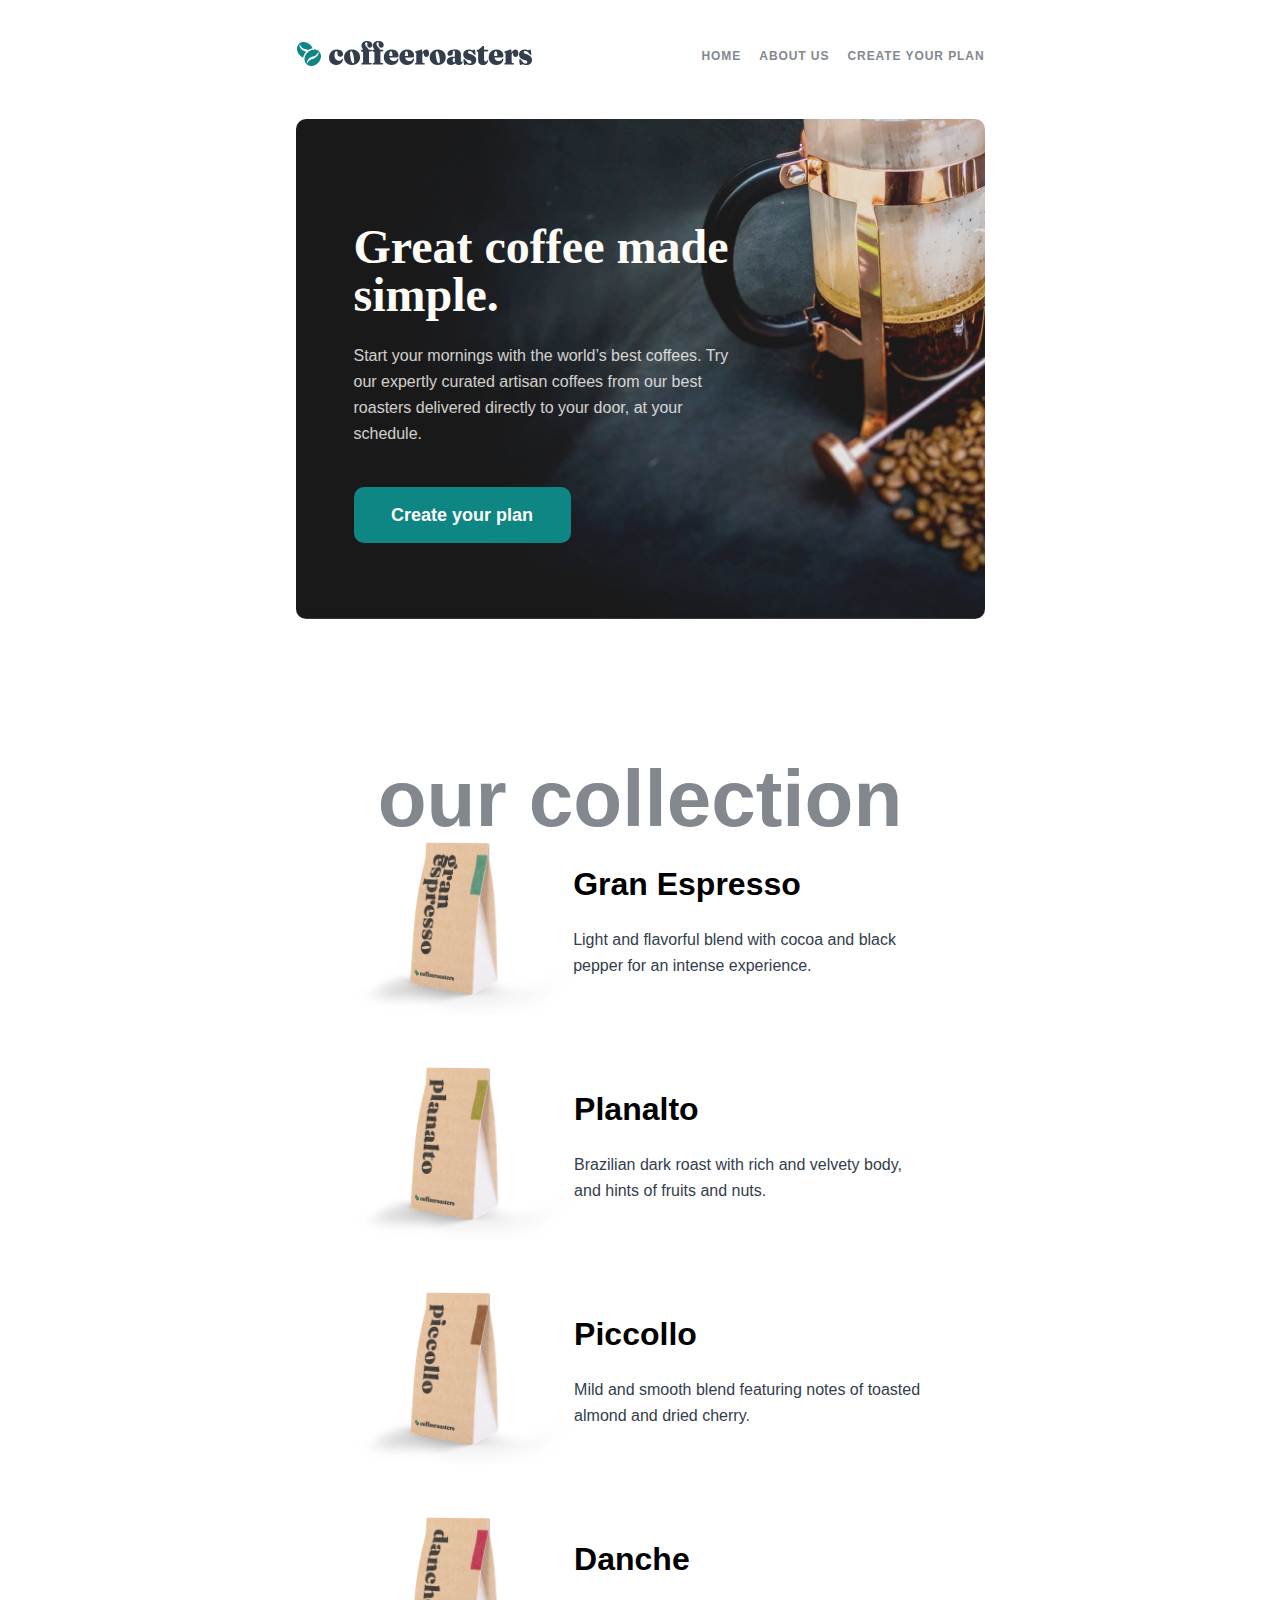
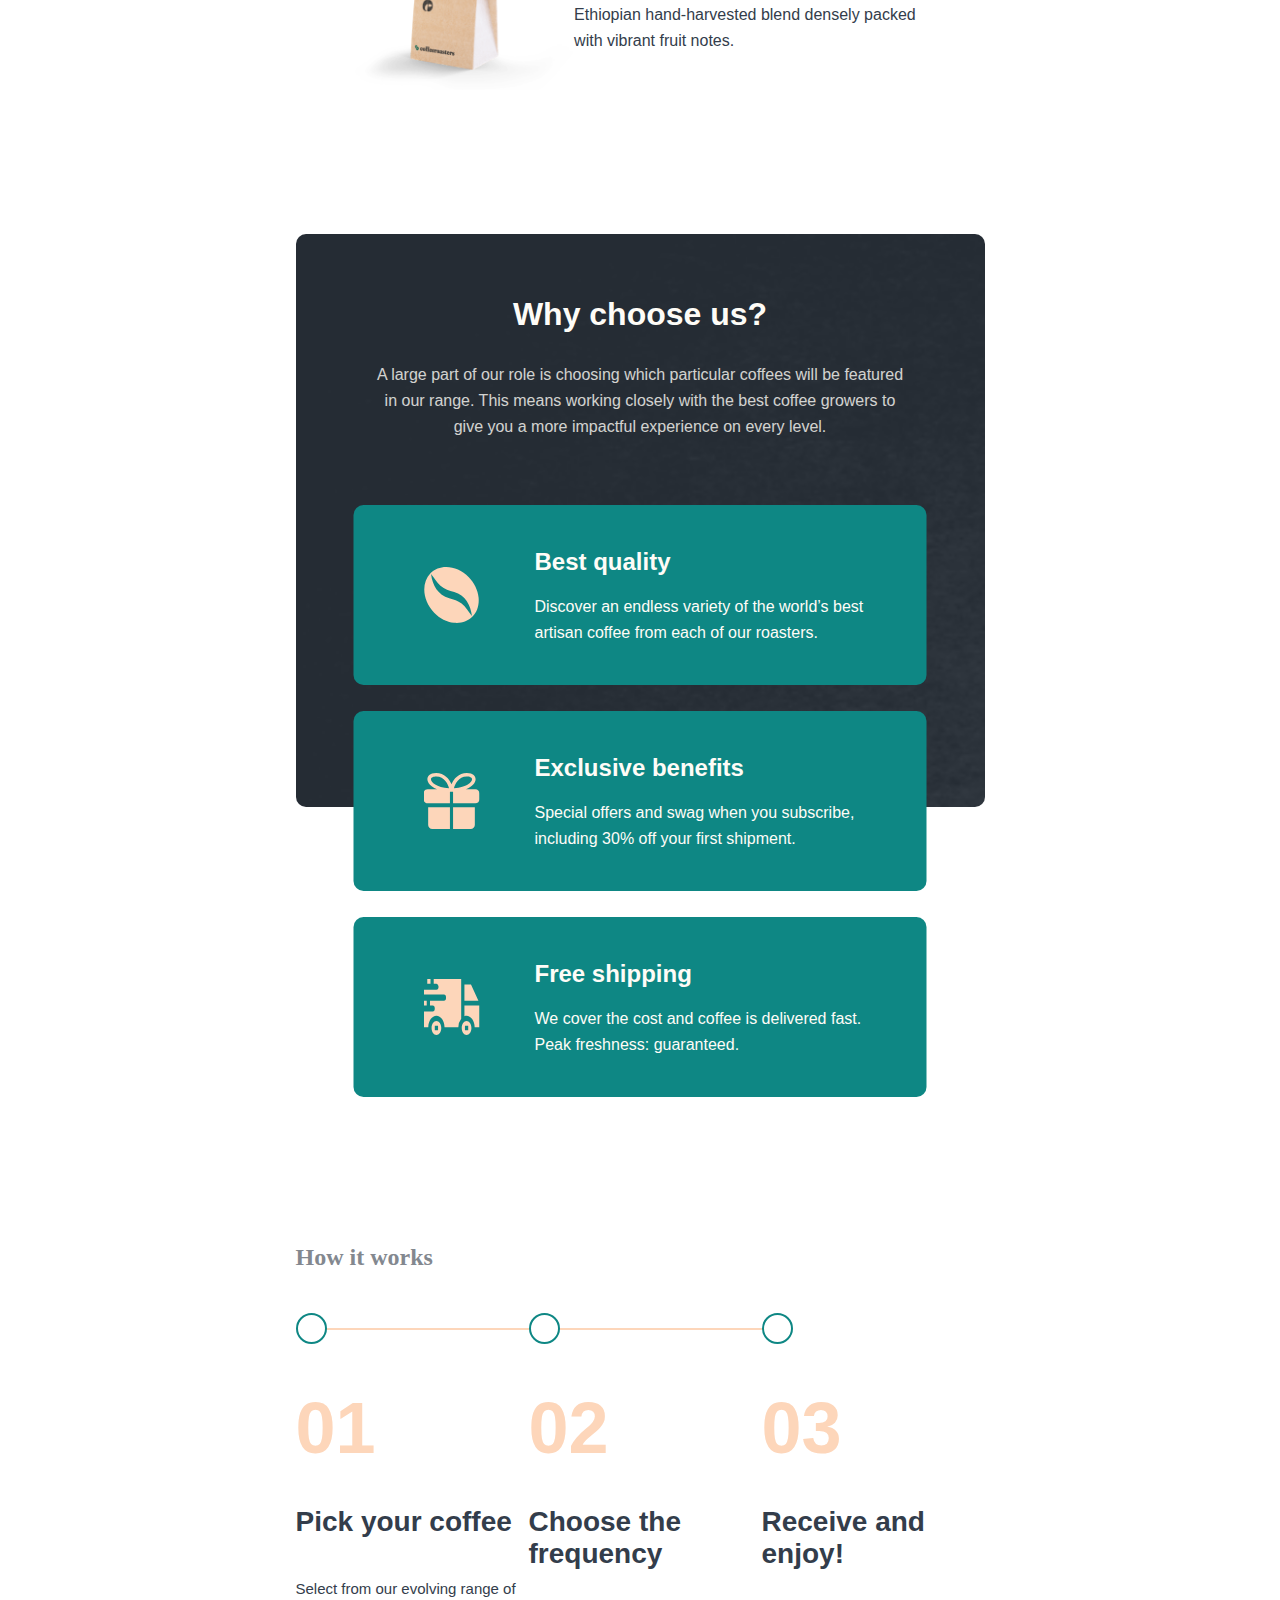
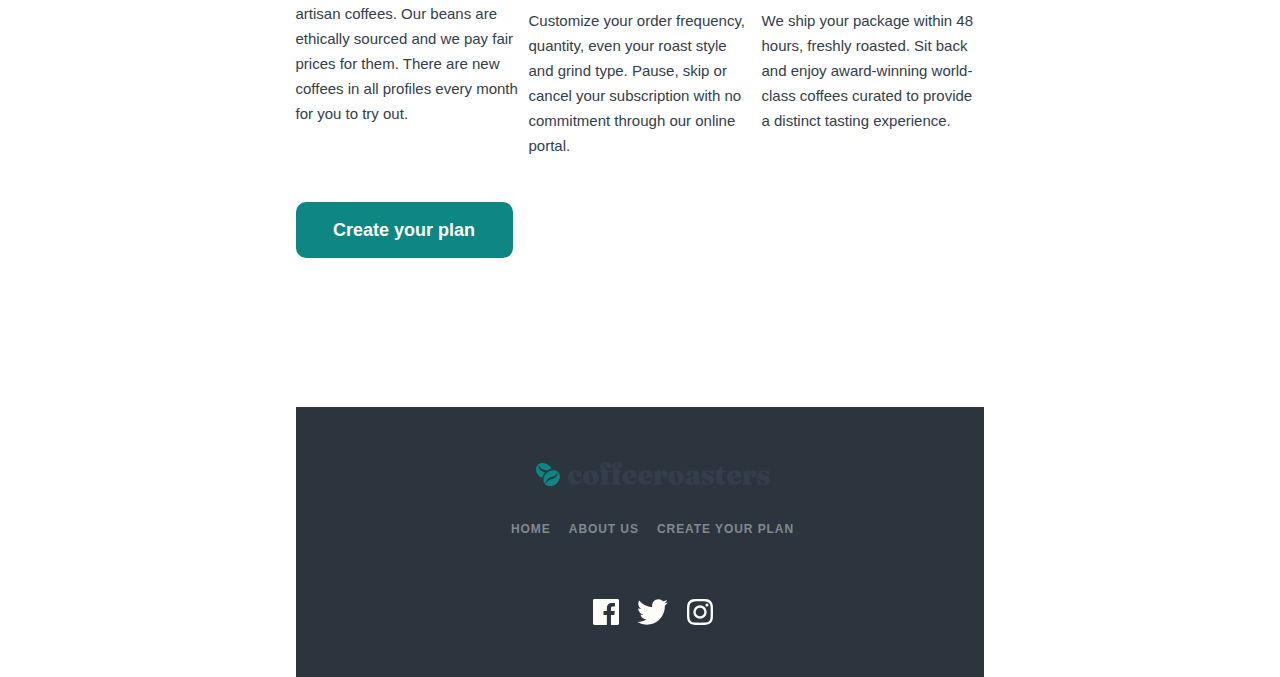
<file: index.html>
<!DOCTYPE html>
<html lang="en">
<head>
    <meta charset="UTF-8">
    <meta http-equiv="X-UA-Compatible" content="IE=edge">
    <meta name="viewport" content="width=device-width, initial-scale=1.0">
    <link rel="stylesheet" href="style.css">
    <link rel="shortcut icon" href="assets/favicon-32x32.png" type="image/x-icon">
    <title>Coffe roasters</title>
</head>
<body>
    <header>
        <img src="assets/shared/desktop/logo.svg" alt="logo coffe roasters">
        <nav>
            <ul>
                <li><a href="#">HOME</a></li>
                <li><a href="about/index.html">ABOUT US</a></li>
                <li><a href="createPlan/index.html">Create your plan</a></li>
            </ul>
        </nav>
        <div class="toggle">
            <img class="open" src="assets/shared/mobile/icon-hamburger.svg" alt="icon icon-hamburger">
            <img class="close" src="assets/shared/mobile/icon-close.svg" alt="icon icon-close">
        </div>
    </header>
    <main>
        <div id="container-un">
            <section>
                <h1>Great coffee made simple.</h1>
                <p>Start your mornings with the world’s best coffees. Try our expertly curated artisan coffees from our best roasters delivered directly to your door, at your schedule.</p>
                <button onclick="location.href='createPlan/index.html';">Create your plan</button>
            </section>
        </div>
        <div id="container-deux">
            <p class="titre-large">our collection</p>
            <div>
                <img src="assets/home/desktop/image-gran-espresso.png" alt="">
                <section>                
                <h1>Gran Espresso</h1>
                <p>Light and flavorful blend with cocoa and black pepper for an intense experience.</p>
            </section>
            </div>
            <div>
                <img src="assets/home/desktop/image-planalto.png" alt="">
                <section>                
                    <h1>Planalto</h1>
                    <p>Brazilian dark roast with rich and velvety body, and hints of fruits and nuts.</p>
                </section>
            </div>
            <div>
                <img src="assets/home/desktop/image-piccollo.png" alt="">
                <section>                
                    <h1>Piccollo</h1>
                    <p>Mild and smooth blend featuring notes of toasted almond and dried cherry.</p>
                </section>
            </div>
            <div>
                <img src="assets/home/desktop/image-danche.png" alt="">
                <section>                
                <h1>Danche</h1>
                <p>Ethiopian hand-harvested blend densely packed with vibrant fruit notes.</p>
            </section>
            </div>
        </div>
        <div id="container-trois">
            <section>
                <h1>Why choose us?</h1>
                <p>A large part of our role is choosing which particular coffees will be featured in our range. This means working closely with the best coffee growers to give you a more impactful experience on every level.</p>
            </section>
            <div id="container-trois-flyer">
                <div>
                    <img src="assets/home/desktop/icon-coffee-bean.svg" alt="">
                    <section>
                        <h1>Best quality</h1>
                        <p>Discover an endless variety of the world’s best artisan coffee from each of our roasters.</p>
                    </section>
                </div>
                <div>
                    <img src="assets/home/desktop/icon-gift.svg" alt="">
                    <section>
                        <h1>Exclusive benefits</h1>
                        <p>Special offers and swag when you subscribe, including 30% off your first shipment.</p>
                    </section>
                </div>
                <div>
                    <img src="assets/home/desktop/icon-truck.svg" alt="">
                    <section>
                        <h1>Free shipping</h1>
                        <p>We cover the cost and coffee is delivered fast. Peak freshness: guaranteed.</p>
                    </section>
                </div>
            </div>
        </div>
        <div id="container-quatres">
            <h2>How it works</h2>
            <div class="progress">
                <span class="rond"></span>
                <span class="rond"></span>
                <span class="rond"></span>
                <span class="trait"></span>
            </div>
            <div class="plan">
                <div>
                    <section>
                        <span>01</span>
                        <h1>Pick your coffee</h1>
                        <p>Select from our evolving range of artisan coffees. Our beans are ethically sourced and we pay fair prices for them. There are new coffees in all profiles every month for you to try out.</p>
                    </section>
                </div>
                <div>
                    <section>
                        <span>02</span>
                        <h1>Choose the frequency</h1>
                        <p>Customize your order frequency, quantity, even your roast style and grind type. Pause, skip or cancel your subscription with no commitment through our online portal.</p>
                    </section>
                </div>
                <div>
                    <section>
                        <span>03</span>
                        <h1>Receive and enjoy!</h1>
                        <p>We ship your package within 48 hours, freshly roasted. Sit back and enjoy award-winning world-class coffees curated to provide a distinct tasting experience.</p>
                    </section>
                </div>
            </div>
            <button onclick="location.href='createPlan/index.html';">Create your plan</button>
        </div>
    </main>
    <footer>
        <img src="assets/shared/desktop/logo.svg" alt="logo">
        <nav>
            <ul>
                <li><a href="#">HOME</a></li>
                <li><a href="about/index.html">ABOUT US</a></li>
                <li><a href="createPlan/index.html">Create your plan</a></li>
            </ul>
        </nav>
        <div>
            <img src="assets/shared/desktop/icon-facebook.svg" alt="icon-facebook">
            <img src="assets/shared/desktop/icon-twitter.svg" alt="icon-twitter">
            <img src="assets/shared/desktop/icon-instagram.svg" alt="icon-instagram">
        </div>
    </footer>


    <script src="script.js"></script>
</body>
</html>
</file>
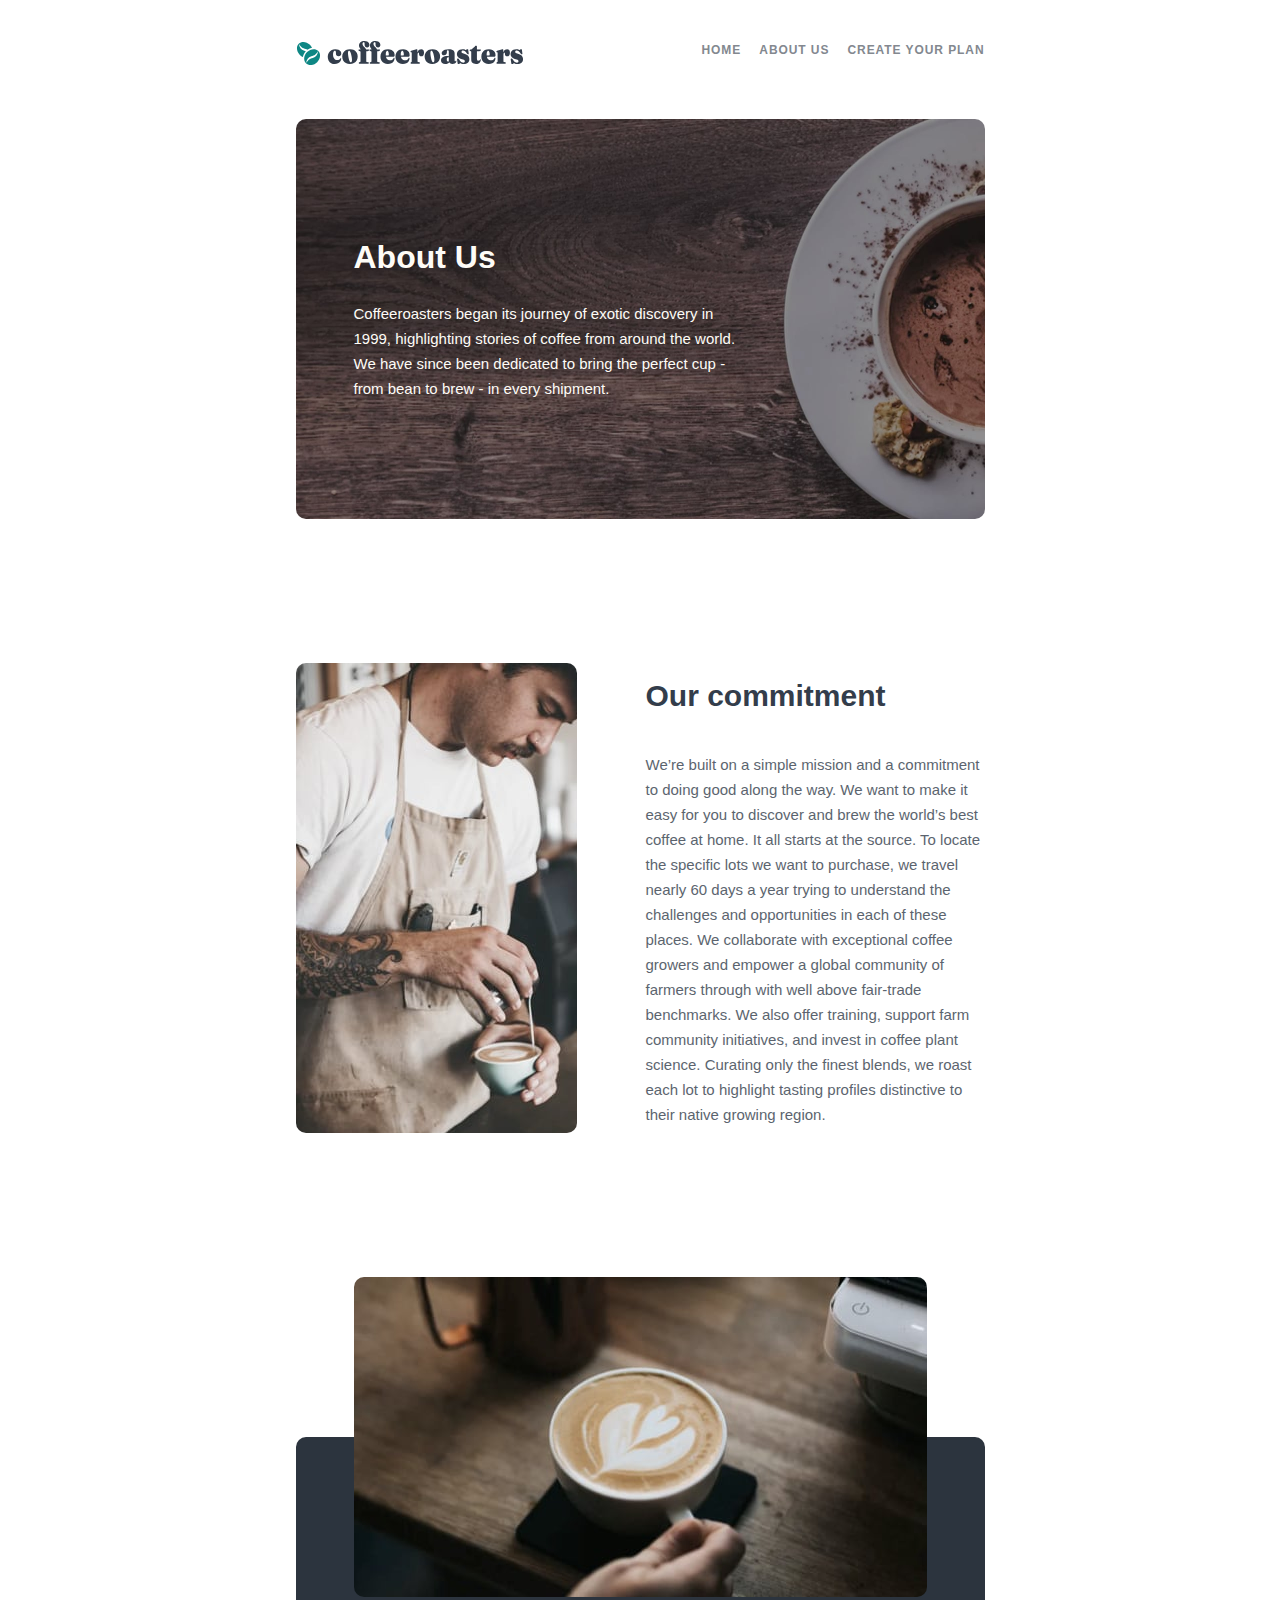
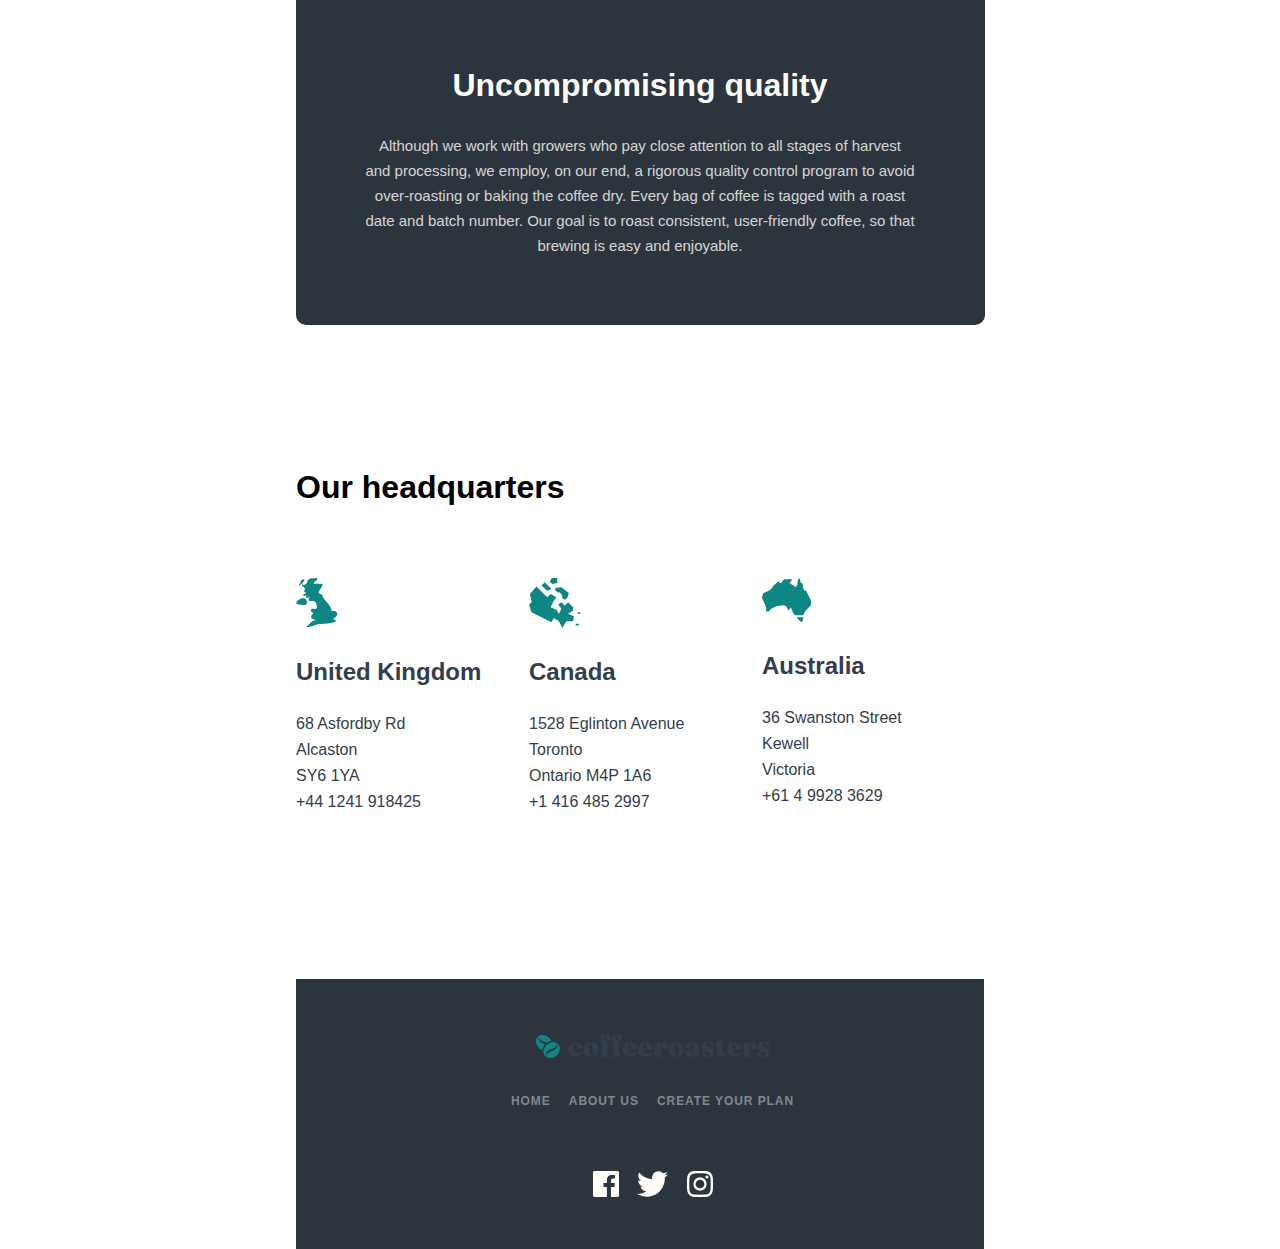
<file: about/index.html>
<!DOCTYPE html>
<html lang="en">
<head>
    <meta charset="UTF-8">
    <meta http-equiv="X-UA-Compatible" content="IE=edge">
    <meta name="viewport" content="width=device-width, initial-scale=1.0">
    <link rel="stylesheet" href="style.css">
    <link rel="shortcut icon" href="../assets/favicon-32x32.png" type="image/x-icon">
    <title>About us</title>
</head>
<body>
    <header>
        <img src="../assets/shared/desktop/logo.svg" alt="logo coffe roasters">
        <nav>
            <ul>
                <li><a href="../index.html">HOME</a></li>
                <li><a href="#">ABOUT US</a></li>
                <li><a href="../createPlan/index.html">Create your plan</a></li>
            </ul>
        </nav>
        <div class="toggle">
            <img class="open" src="../assets/shared/mobile/icon-hamburger.svg" alt="icon-hamburger">
            <img class="close" src="../assets/shared/mobile/icon-close.svg" alt="icon-close">
        </div>
    </header>
    <main>
        <div id="container-un">
            <section>
                <h1>About Us</h1>
                <p>Coffeeroasters began its journey of exotic discovery in 1999, highlighting stories of coffee from around the world. We have since been dedicated to bring the perfect cup - from bean to brew - in every shipment.</p>
            </section>
        </div>
        <div id="container-deux">
            <div>
                
            </div>
            <section>
                <h1>Our commitment</h1>
                <p>We’re built on a simple mission and a commitment to doing good along the way. We want to make it easy for you to discover and brew the world’s best coffee at home. It all starts at the source. To locate the specific lots we want to purchase, we travel nearly 60 days a year trying to understand the challenges and opportunities in each of these places. We collaborate with exceptional coffee growers and empower a global community of farmers through with well above fair-trade benchmarks. We also offer training, support farm community initiatives, and invest in coffee plant science. Curating only the finest blends, we roast each lot to highlight tasting profiles distinctive to their native growing region.</p>
            </section>
        </div>
        <div id="container-trois">
            <section>
                <h1>Uncompromising quality</h1>
                <p>Although we work with growers who pay close attention to all stages of harvest and processing, we employ, on our end, a rigorous quality control program to avoid over-roasting or baking the coffee dry. Every bag of coffee is tagged with a roast date and batch number. Our goal is to roast consistent, user-friendly coffee, so that brewing is easy and enjoyable.</p>
            </section>
            <div>

            </div>
        </div>
        <div id="container-quatres">
            <h1>Our headquarters</h1>
            <div>
                <section>
                    <img src="../assets/about/desktop/illustration-uk.svg" alt="illustration-uk">
                    <h1>United Kingdom</h1>
                    <p>68 Asfordby Rd</p>
                    <p>Alcaston</p>
                    <p>SY6 1YA</p>
                    <p>+44 1241 918425</p>
                </section>
                <section>
                    <img src="../assets/about/desktop/illustration-canada.svg" alt="illustration-canada">
                    <h1>Canada</h1>
                    <p>1528  Eglinton Avenue</p>
                    <p>Toronto</p>
                    <p>Ontario M4P 1A6</p>
                    <p>+1 416 485 2997</p>
                </section>
                <section>
                    <img src="../assets/about/desktop/illustration-australia.svg" alt="illustration-australia">
                    <h1>Australia</h1>
                    <p>36 Swanston Street</p>
                    <p>Kewell</p>
                    <p>Victoria</p>
                    <p>+61 4 9928 3629</p>
                </section>
            </div>
        </div>
    </main>
    <footer>
        <img src="../assets/shared/desktop/logo.svg" alt="logo">
        <nav>
            <ul>
                <li><a href="../index.html">HOME</a></li>
                <li><a href="#">ABOUT US</a></li>
                <li><a href="../createPlan/index.html">Create your plan</a></li>
            </ul>
        </nav>
        <div>
            <img src="../assets/shared/desktop/icon-facebook.svg" alt="icon-facebook">
            <img src="../assets/shared/desktop/icon-twitter.svg" alt="icon-twitter">
            <img src="../assets/shared/desktop/icon-instagram.svg" alt="icon-instagram">
        </div>
    </footer>

    <script src="script.js"></script>
</body>
</html>
</file>
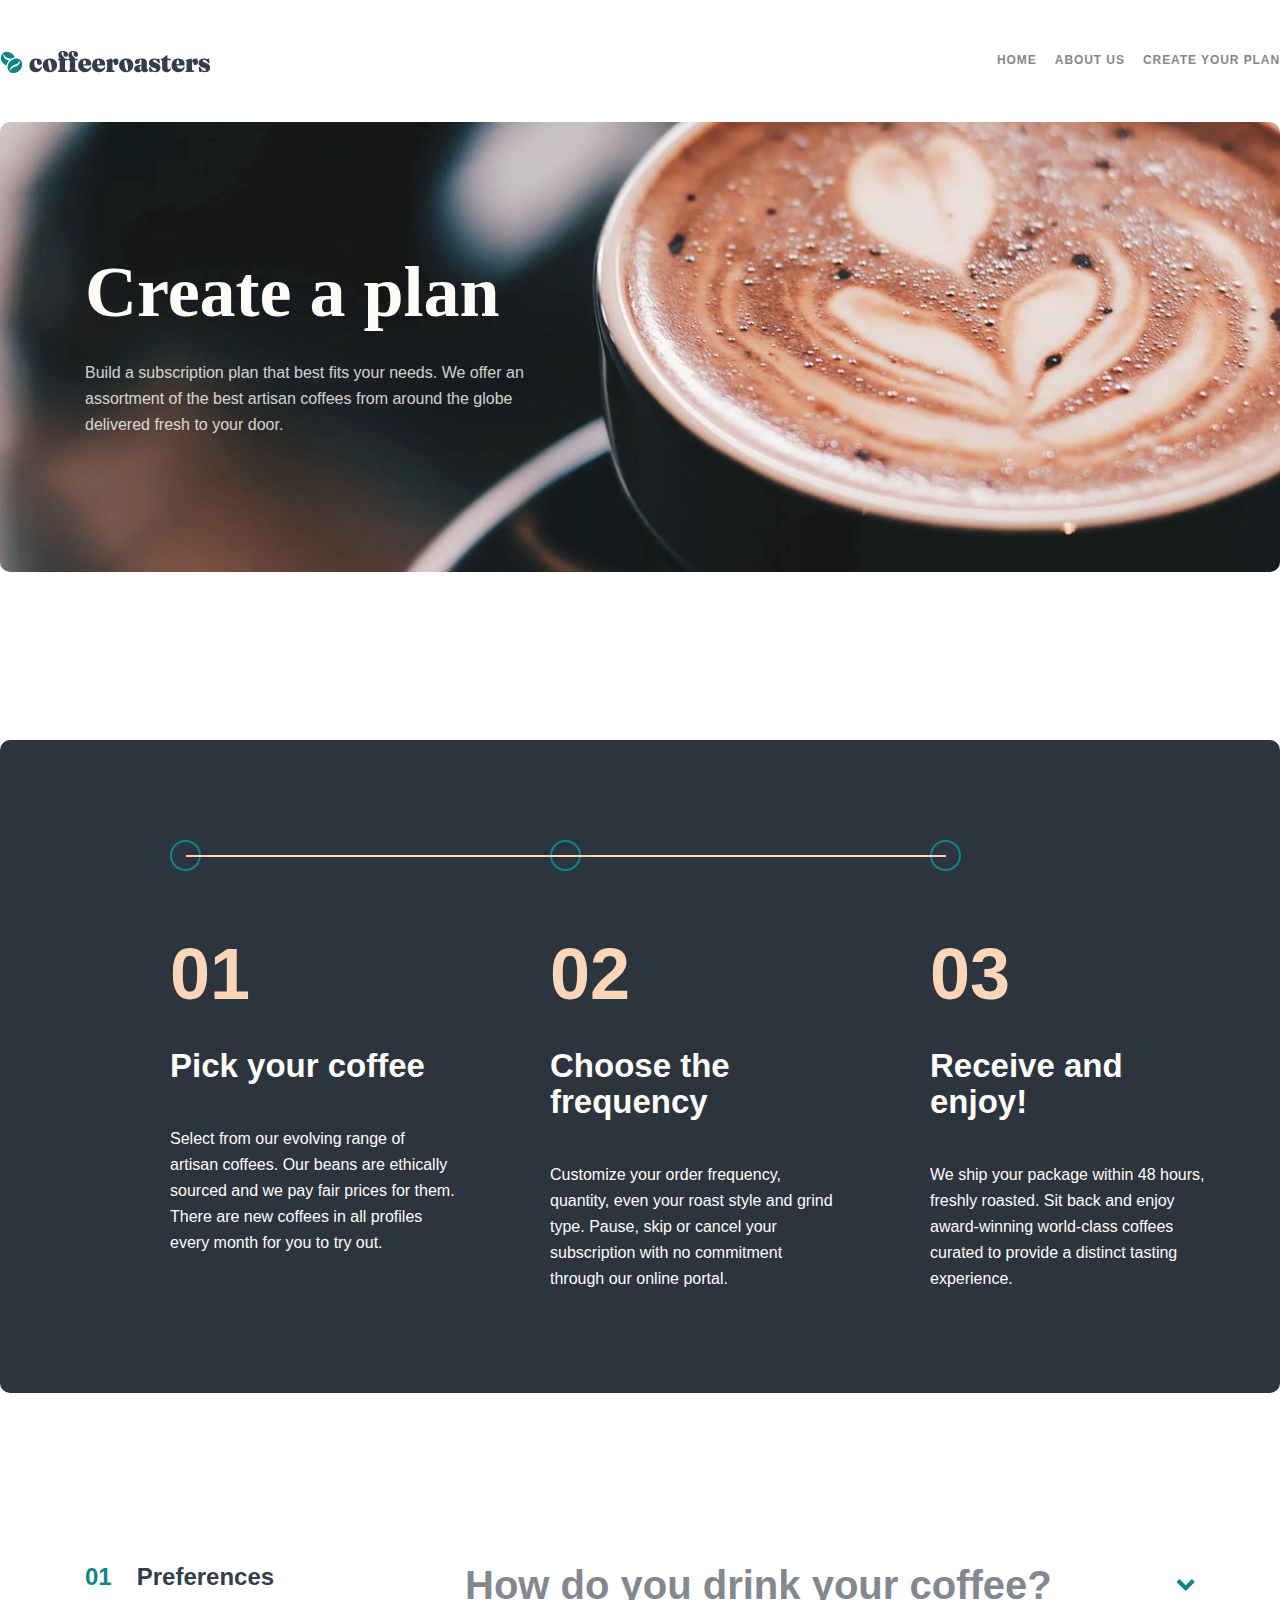
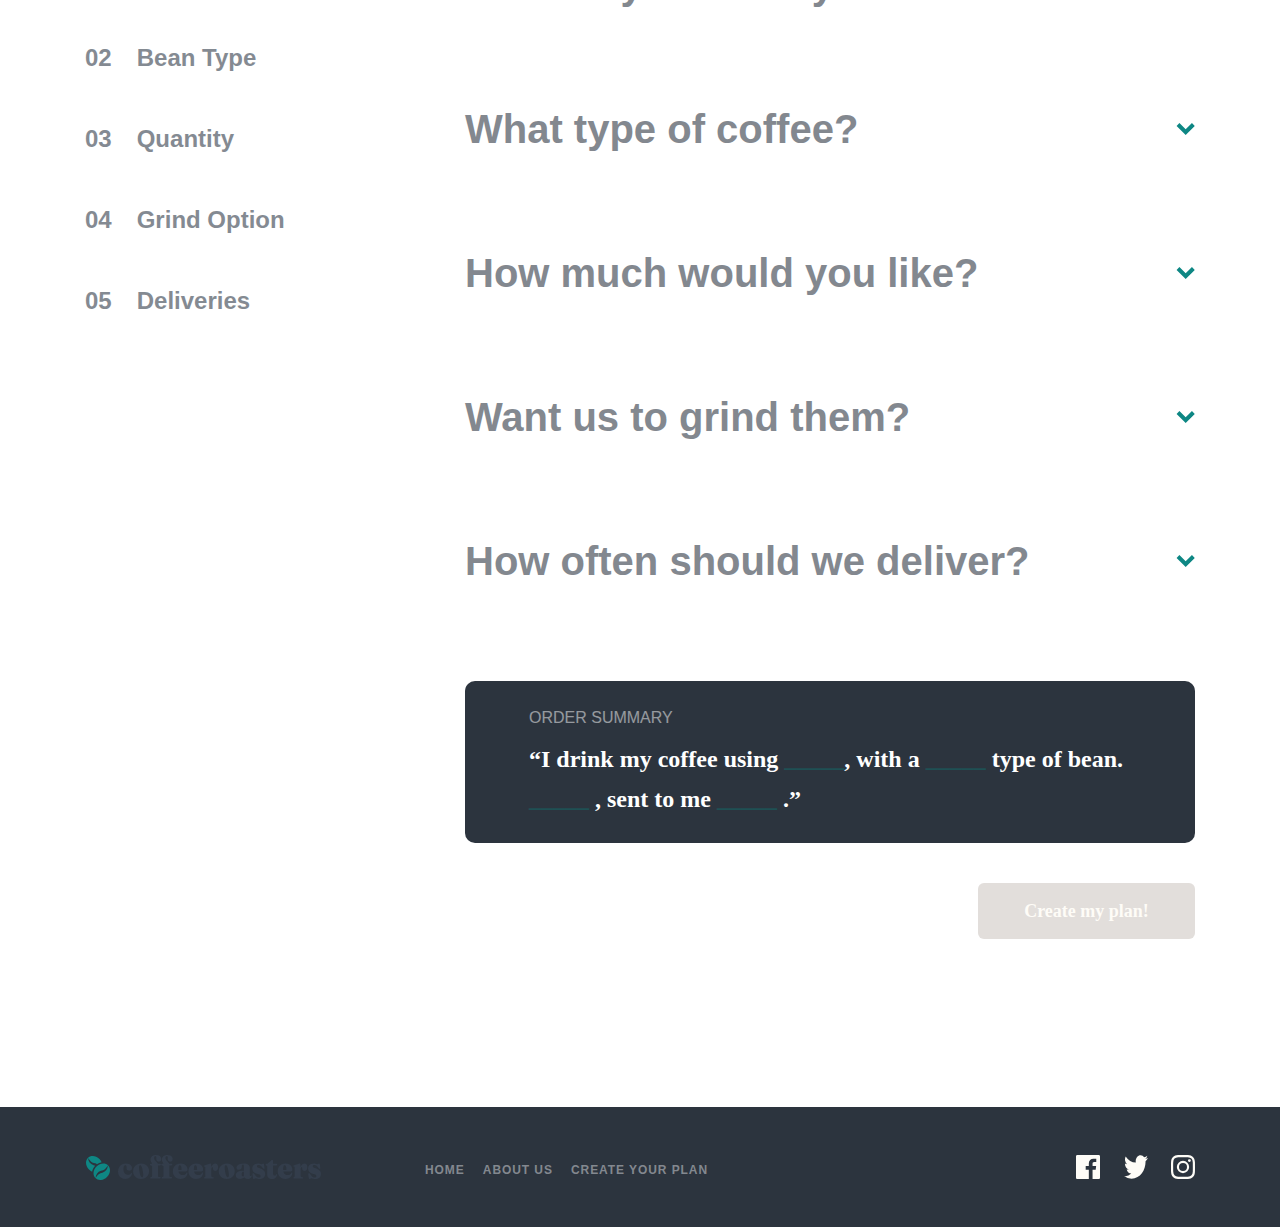
<file: createPlan/index.html>
<!DOCTYPE html>
<html lang="en">
<head>
    <meta charset="UTF-8">
    <meta http-equiv="X-UA-Compatible" content="IE=edge">
    <meta name="viewport" content="width=device-width, initial-scale=1.0">
    <link rel="shortcut icon" href="../assets/favicon-32x32.png" type="image/x-icon">
    <link rel="stylesheet" href="style.css">
    <title>Create a plan</title>
</head>
<body>
    <header>
        <img src="../assets/shared/desktop/logo.svg" alt="logo coffe roasters">
        <nav>
            <ul>
                <li><a href="../index.html">HOME</a></li>
                <li><a href="../about/index.html">ABOUT US</a></li>
                <li><a href="#">Create your plan</a></li>
            </ul>
        </nav>
    </header>
    <main>
        <div id="container-un">
            <section>
                <h1>Create a plan</h1>
                <p>Build a subscription plan that best fits your needs. We offer an assortment of the best artisan coffees from around the globe delivered fresh to your door.</p>
            </section>
        </div>
        <div id="container-deux">
            <div class="progress">
                <span class="rond"></span>
                <span class="rond"></span>
                <span class="rond"></span>
                <span class="trait"></span>
            </div>
            <div class="plan">
                <div>
                    <section>
                        <span>01</span>
                        <h1>Pick your coffee</h1>
                        <p>Select from our evolving range of artisan coffees. Our beans are ethically sourced and we pay fair prices for them. There are new coffees in all profiles every month for you to try out.</p>
                    </section>
                </div>
                <div>
                    <section>
                        <span>02</span>
                        <h1>Choose the frequency</h1>
                        <p>Customize your order frequency, quantity, even your roast style and grind type. Pause, skip or cancel your subscription with no commitment through our online portal.</p>
                    </section>
                </div>
                <div>
                    <section>
                        <span>03</span>
                        <h1>Receive and enjoy!</h1>
                        <p>We ship your package within 48 hours, freshly roasted. Sit back and enjoy award-winning world-class coffees curated to provide a distinct tasting experience.</p>
                    </section>
                </div>
            </div>
        </div>
        <div id="container-trois">
            <div class="menu">
                <p><span>01</span>Preferences</p>
                <p><span>02</span>Bean Type</p>
                <p><span>03</span>Quantity</p>
                <p><span>04</span>Grind Option</p>
                <p><span>05</span>Deliveries</p>
            </div>
            <div class="partie-droite">
                <div class="plan-deroulant">
                    <h2 class="titre-deroulant" id="un">How do you drink your coffee? <img class="arrow" src="../assets/plan/desktop/icon-arrow.svg" alt="icon-arrow"></h2>
                    <div class="choix">
                        <section class="section" id="capsule">
                            <h1 class="titre-section" id="capsule">Capsule</h1>
                            <p class="paragraphe-section" id="capsule">Compatible with Nespresso systems and similar brewers</p>
                        </section>
                        <section class="section" id="filter">
                            <h1 class="titre-section" id="filter">Filter</h1>
                            <p class="paragraphe-section" id="filter">For pour over or drip methods like Aeropress, Chemex, and V60</p>
                        </section>
                        <section class="section" id="espresso">
                            <h1 class="titre-section" id="espresso">Espresso</h1>
                            <p class="paragraphe-section" id="espresso">Dense and finely ground beans for an intense, flavorful experience</p>
                        </section>
                    </div>
                </div>
                <div class="plan-deroulant">
                    <h2 class="titre-deroulant" id="deux">What type of coffee?<img class="arrow" src="../assets/plan/desktop/icon-arrow.svg" alt="icon-arrow"></h2>
                    <div class="choix">
                        <section class="section" id="single">
                            <h1 class="titre-section" id="single">Single Origin</h1>
                            <p class="paragraphe-section" id="single">Distinct, high quality coffee from a specific family-owned farm</p>
                        </section>
                        <section class="section" id="decaf">
                            <h1 class="titre-section" id="decaf">Decaf</h1>
                            <p class="paragraphe-section" id="decaf">Just like regular coffee, except the caffeine has been removed</p>
                        </section>
                        <section class="section" id="blended">
                            <h1 class="titre-section" id="blended">Blended</h1>
                            <p class="paragraphe-section" id="blended">Combination of two or three dark roasted beans of organic coffees</p>
                        </section>
                    </div>
                </div>
                <div class="plan-deroulant">
                    <h2 class="titre-deroulant" id="trois">How much would you like?<img class="arrow" src="../assets/plan/desktop/icon-arrow.svg" alt="icon-arrow"></h2>
                    <div class="choix">
                        <section class="section" id="250g">
                            <h1 class="titre-section" id="250g">250g</h1>
                            <p class="paragraphe-section" id="250g">Perfect for the solo drinker. Yields about 12 delicious cups.</p>
                        </section>
                        <section class="section" id="500g">
                            <h1 class="titre-section" id="500g">500g</h1>
                            <p class="paragraphe-section" id="500g">Perfect option for a couple. Yields about 40 delectable cups.</p>
                        </section>
                        <section class="section" id="1000g">
                            <h1 class="titre-section" id="1000g">1000g</h1>
                            <p class="paragraphe-section" id="1000g">Perfect for offices and events. Yields about 90 delightful cups.</p>
                        </section>
                    </div>
                </div>
                <div class="plan-deroulant">
                    <h2 class="titre-deroulant" id="quatres">Want us to grind them?<img class="arrow" src="../assets/plan/desktop/icon-arrow.svg" alt="icon-arrow"></h2>
                    <div class="choix">
                        <section class="section" id="wholebean">
                            <h1 class="titre-section" id="wholebean">Wholebean</h1>
                            <p class="paragraphe-section" id="wholebean">Best choice if you cherish the full sensory experience</p>
                        </section>
                        <section class="section" id="filter2">
                            <h1 class="titre-section" id="filter2">Filter</h1>
                            <p class="paragraphe-section" id="filter2">For drip or pour-over coffee methods such as V60 or Aeropress</p>
                        </section>
                        <section class="section" id="cafetiére">
                            <h1 class="titre-section" id="cafetiére">Cafetiére</h1>
                            <p class="paragraphe-section" id="cafetiére">Course ground beans specially suited for french press coffee</p>
                        </section>
                    </div>
                </div>
                <div class="plan-deroulant">
                    <h2 class="titre-deroulant" id="cinq">How often should we deliver?<img class="arrow" src="../assets/plan/desktop/icon-arrow.svg" alt="icon-arrow"></h2>
                    <div class="choix">
                        <section class="section" id="week">
                            <h1 class="titre-section" id="week">Every week</h1>
                            <p class="paragraphe-section" id="week">$7.20 per shipment. Includes free first-class shipping.</p>
                        </section>
                        <section class="section" id="twoweeks">
                            <h1 class="titre-section" id="twoweeks">Every 2 weeks</h1>
                            <p class="paragraphe-section" id="twoweeks">$9.60 per shipment. Includes free priority shipping.</p>
                        </section>
                        <section class="section" id="everyMonth">
                            <h1 class="titre-section" id="everyMonth">Every month</h1>
                            <p class="paragraphe-section" id="everyMonth">$12.00 per shipment. Includes free priority shipping.</p>
                        </section>
                    </div>
                </div>
                <div class="recap">
                    <p class="summary">Order Summary</p>
                    <p class="texte">“I drink my coffee using <span class="how">_____</span>, with a <span class="type">_____</span> type of bean. <span class="much">_____</span>  , sent to me <span class="temps">_____</span> .”</p>
                </div>
                <button id="createPlan">Create my plan!</button>
            </div>        
        </div>

        <div class="finalisation">
            <div class="order-summary">
                <p>Order Summary</p>
            </div>
            <div class="achat">
                <p class="achat-recap"></p>
                <p class="index">Is this correct? You can proceed to checkout or go back to plan selection if something is off. Subscription discount codes can also be redeemed at the checkout. </p>
                <section>
                    <h1>$14.00/ mo</h1>
                    <button>Checkout</button>
                </section>
            </div>
        </div>
        <div class="background"></div>
    </main>
    <footer>
        <img src="../assets/shared/desktop/logo.svg" alt="logo">
        <nav>
            <ul>
                <li><a href="#">HOME</a></li>
                <li><a href="../about/index.html">ABOUT US</a></li>
                <li><a href="createPlan/index.html">Create your plan</a></li>
            </ul>
        </nav>
        <div>
            <img src="../assets/shared/desktop/icon-facebook.svg" alt="icon-facebook">
            <img src="../assets/shared/desktop/icon-twitter.svg" alt="icon-twitter">
            <img src="../assets/shared/desktop/icon-instagram.svg" alt="icon-instagram">
        </div>
    </footer>
    <script src="script.js"></script>
</body>
</html>
</file>
<file: style.css>
* {
    padding: 0;
    margin: 0;
    box-sizing: border-box;
    list-style: none;
    text-decoration: none;
}

body {
    font-style: normal;
}

button {
    cursor: pointer;
}


h1, button {
    font-family: 'Fraunces 9pt', sans-serif;
}
p, a {
    font-family: 'Barlow', sans-serif;
}
p {
    font-weight: 400;
    font-size: 16px;
    line-height: 26px;
    color: #FEFCF7;
}
a {
    font-weight: 700;
    font-size: 12px;
    line-height: 15px;
    letter-spacing: 0.923077px;
    text-transform: uppercase;
    color: #83888F;
}

header {
    display: flex;
    justify-content: space-between;
    align-items: center;
    margin: 50px auto 48px;
    width: 1280px;
    height: 24px;
}

header nav {
    width: 283px;
    height: 15px;
}

header nav ul {
    display: flex;
    justify-content: space-between;
    width: 283px;
    height: 15px;
}
header a:hover {
    color: #333D4B;
}
.toggle {
    display: none;
}




main {
    width: 1280px;
    height: auto;
    margin: auto;
}

#container-un {
    margin-bottom: 252px;
    height: 600px;
    background-image: url(assets/home/desktop/image-hero-coffeepress.jpg);
    padding: 117px 0 0 85px;
    border-radius: 10px;
}
#container-un section {
    width: 493px;
    height: 367px;
}
#container-un section h1 {
    font-family: 'Fraunces 9pt';
    font-style: normal;
    margin-bottom: 32px;
    font-weight: 900;
    font-size: 72px;
    line-height: 72px;
    color: #FEFCF7;
}

#container-un section p {
    margin-bottom: 56px;
    mix-blend-mode: normal;
    opacity: 0.8;
}
#container-un button {
    width: 217px;
    height: 56px;
    background: #0E8784;
    border-radius: 10px;
    border: none;

    font-weight: 900;
    font-size: 18px;
    line-height: 25px;
    text-align: center;
    color: #FEFCF7;
}
#container-un button:hover {
    background: #66D2CF;
}





#container-deux {
    position: relative;
    display: flex;
    justify-content: space-between;
    align-items: center;
    width: 1111px;
    height: 525px;
    margin: 0px auto 200px;
    padding-top: 125px;
}
.titre-large {
    position: absolute;
    font-family: 'Fraunces 9pt', sans-serif;
    font-style: normal;
    font-weight: 900;
    font-size: 147px;
    line-height: 72px;
    color: #83888F;
    top: 70px;
    z-index: -1;
    
}
#container-deux div {
    display: flex;
    flex-direction: column;
    text-align: center;
    width: 255px;
    height: 400px;
}
#container-deux div img {
    width: 255px;
    height: 193px;
    margin-bottom: 71.55px;
}
#container-deux div section {
    width: 100%;
    height: 134px;
}

#container-deux section h1 {
    margin-bottom: 24px;
}
#container-deux section p {
    color: #333D4B;
}






#container-trois {
    position: relative;
    height: 577px;
    background-image: url(assets/plan/desktop/bg-order-summary.png);
    background-size: cover;
    border-radius: 10px;
    padding-top: 100px;
    margin-bottom: 351px;
}
#container-trois section {
    text-align: center;
    width: 540px;
    height: 160px;
    margin: auto;
}
#container-trois section h1 {
    margin-bottom: 32px;
    font-weight: 900;
    font-size: 40px;
    line-height: 48px;
    color: #FEFCF7;
}
#container-trois section p {
    color: #FEFCF7;
    mix-blend-mode: normal;
    opacity: 0.8;
}
#container-trois-flyer {
    display: flex;
    justify-content: space-between;
    position: absolute;
    bottom: -151px;
    left: 50%;
    transform: translateX(-50%);    
    height: 382px;
    width: 1110px;
}

#container-trois-flyer div {
    display: flex;
    flex-direction: column;
    justify-items: center;
    width: 350px;
    height: 382px;
    padding: 72px 47px 55px;
    background: #0E8784;
    border-radius: 10px;
}
#container-trois-flyer div img {
    width: 72px;
    margin: 0 auto 52px;
}
#container-trois div section {
    width: 255px;
    height: 134px;
}
#container-trois div section h1 {
    margin-bottom: 24px;
    font-size: 24px;
    line-height: 32px;
}
#container-trois div section p {
    opacity: 1;
}








#container-quatres {
    width: 1045px;
    height: 685px;
    margin: 0 auto 320px;
}
#container-quatres h2 {
    margin-bottom: 80px;
    font-family: 'Fraunces 9pt';
    font-style: normal;
    font-weight: 900;
    font-size: 24px;
    line-height: 32px;
    color: #83888F;
}
.progress {
    position: relative;
    display: flex;
    justify-content: space-between;
    width: 791px;
    height: 31px;
    margin-bottom: 67px;
}
.rond {
    width: 31px;
    height: 31px;
    border-radius: 50%;
    border: 2px solid#0E8784;
    background: #FFF;
    z-index: 1;
}
.trait {
    position: absolute;
    top: 50%;
    transform: translateY(-50%);
    z-index: -1;
    width: 100%;
    height: 2px; 
    background: #FDD6BA;
}

.plan {
    display: flex;
    justify-content: space-between;
    margin-bottom: 64px;
}
.plan div {
    width: 285px;
    height: 355px;
}
.plan div section span {
    font-family: 'Fraunces 9pt', sans-serif;
    font-style: normal;
    font-weight: 900;
    font-size: 72px;
    line-height: 72px;
    color: #FDD6BA;
}
.plan div section h1 {
    margin: 38px 0 42px; 
    font-style: normal;
    font-weight: 900;
    font-size: 33px;
    line-height: 36px;
    color: #333D4B;
}
.plan div section p {
    color: #333D4B;
}
#container-quatres button {
    width: 217px;
    height: 56px;
    background: #0E8784;
    border-radius: 10px;
    border: none;

    font-weight: 900;
    font-size: 18px;
    line-height: 25px;
    text-align: center;
    color: #FEFCF7;
}
#container-quatres button:hover {
    background: #66D2CF;
}


footer {
    display: flex;
    align-items: center;
    width: 1280px;
    height: 120px;
    margin: auto;
    padding: 47px 85px;
    background: #2C343E;
}
footer a:hover {
    color: #FEFCF7;
}
footer img {
    margin-right: 103px;
}
footer nav {
    width: 283px;
    height: 15px;
    margin-right: 368px;
}

footer nav ul {
    display: flex;
    justify-content: space-between;
    width: 283px;
    height: 15px;
}
footer div {
    display: flex;
    justify-content: space-between;
    width: 120px;
}
footer div img {
    margin-right: 0;
}
footer div img:hover {
    filter: invert(89%) sepia(10%) saturate(1423%) hue-rotate(317deg) brightness(103%) contrast(98%);
    cursor: pointer;
}






@media screen and (max-width: 1350px) {
    header {
        margin: 40px auto 53px;
        width: 689px;
        height: 26px;
    }
    main {
        width: 689px;
    }
    #container-un {
        margin-bottom: 144px;
        height: 500px;
        background-image: url(assets/home/tablet/image-hero-coffeepress.jpg);
        background-size: 100%;
        padding: 104px 0 0 58px;
    }
    #container-un section {
        width: 398px;
        height: 292px;
    }
    #container-un section h1 {
        margin-bottom: 24px;
        font-size: 48px;
        line-height: 48px;
    }
    #container-un section p {
        margin-bottom: 40px;
    }



    #container-deux {
        flex-direction: column;
        width: 689px;
        height: 927px;
        margin: 0 auto 144px;
        padding-top: 59px;
    }
    .titre-large {
        top: 0;
        font-size: 80px;
    }
    #container-deux div {
        flex-direction: row;
        text-align: left;
        width: 573px;
        height: 193px;
    }
    #container-deux div img {
        padding-top: 20px;
    }
    #container-deux div section {
        width: auto;
        height: 106px;
        align-self: center;
    }



    #container-trois {
        height: 573px;
        padding-top: 56px;
        margin-bottom: 434px;
    }
    #container-trois section {
        height: 149px;
    }
    #container-trois section h1 {
        margin-bottom: 24px;
        font-size: 32px;
        line-height: 48px;
    }

    #container-trois-flyer {
        flex-direction: column;
        bottom: -290px;
        height: 592px;
        width: 573px;
    }
    
    #container-trois-flyer div {
        flex-direction: row;
        width: 100%;
        height: 180px;
        padding: 0 48px 0 70px;
        border-radius: 10px;
    }
    #container-trois-flyer div img {
        width: 56px;
        margin: 62px 55px 62px 0;
    }
    #container-trois div section {
        text-align: left;
        width: 344px;
        height: 98px;
    }
    #container-trois div section h1 {
        margin-bottom: 16px;
    }




    #container-quatres {
        width: 689px;
        height: 622px;
        margin: 0 auto 144px;
    }
    #container-quatres h2 {
        margin-bottom: 40px;
    }
    .progress {
        width: 497px;
        margin-bottom: 48px;
    }
    .plan {
        margin-bottom: 44px;
    }
    .plan div {
        width: 223px;
        height: auto;
    }
    .plan div section {
        height: auto;
    }
    .plan div section h1 {
        margin: 42px 0 38px;
        font-size: 28px;
        line-height: 32px;
    }

    .plan div section p {
        text-align: left;
        font-size: 15px;
        line-height: 25px;
    }




    footer {
        flex-direction: column;
        width: 688px;
        height: 270px;
        margin: auto;
        padding: 54px 190px 0 215px;
    }
    footer img {
        width: 236px;
        height: 26px;
        margin: 0 0 32px;
    }
    footer nav {
        width: 283px;
        height: 15px;
        margin: 0 auto  65px;
    }
    
    footer div {
        align-self: center;
    }
    footer div img {
        width: auto;
        margin: 0;
    }
}

@media screen and (max-width: 730px) {
    p {
        font-size: 15px;
        line-height: 25px;
    }
    header {
        max-width: 327px;
        width: 100%;
        height: 18px;
        margin: 32px auto 40px;
    }
    header img {
        height: 18px;
    }
    .toggle {
        display: block;
        cursor: pointer;
    }
    .close {
        display: none;
    }
    header nav {
        position: absolute;
        background: white;
        transform: scaleY(0);
        transition: transform 1s ease-in-out;
        transform-origin: 100% 0;
        top: 75px;
        left: 0;
        width: 100%;
        height: 100vh;
        z-index: 10;
    }
    header nav ul {
        width: 100%;
        margin: auto;
        height: 205px;
        padding-top: 40px;
        flex-direction: column;
        text-align: center;
    }
    header a {
        font-style: normal;
        font-weight: 700;
        font-size: 24px;
        line-height: 32px;
    }
    main {
        width: 95%;
    }

    #container-un {
        margin-bottom: 120px;
        background-image: url(assets/home/mobile/image-hero-coffeepress.jpg);
        background-size: 100%;
        padding: 100px 0;
        height: auto;
    }
    #container-un section {
        text-align: center;
        margin: auto;
        width: auto;
        height: auto;
    }
    #container-un section h1 {
        margin-bottom: 24px;
        font-size: 48px;
        line-height: 40px;
    }
    #container-un section p {
        font-weight: 400;
        font-size: 15px;
        margin-bottom: 39px;
    }
    #container-un section button {
        margin: auto;
        display: block;
    }



    #container-deux {
        width: 100%;
        height: 1321px;
        margin: 0 auto 120px;
        padding-top: 0px;
    }
    .titre-large {
        top: 0;
        font-size: 80px;
    }
    #container-deux div {
        flex-direction: column;
        text-align: left;
        width: 255px;
        height: auto;
    }
    #container-deux div img {
        height: 151px;
        width: 200px;
        margin: auto;
    }
    #container-deux div section {
        width: auto;
        height: auto;
        text-align: center;
    }   
    
    #container-deux section h1 {
        margin-bottom: 16px;
        font-size: 24px;
        line-height: 32px;
    }
    .titre-large {
        display: none;
    }






    #container-trois {
        height: 902px;
        padding-top: 64px;
        margin-bottom: 717px;
    }
    #container-trois section {
        width: auto;
        height: auto;
    }
    #container-trois section h1 {
        margin-bottom: 24px;
        font-size: 28px;
        line-height: 28px;
    }
    #container-trois-flyer {
        flex-direction: column;
        bottom: -600px;
        height: 1193px;
        width: 279px;
    }
    #container-trois-flyer div {
        flex-direction: column;
        width: 95%;
        margin: auto;
        height: 382px;
        padding: 72px 12px 51px;
    }
    #container-trois-flyer div img {
        width: 72px;
        margin:  0 auto 56px ;
    }
    #container-trois div section {
        text-align: center;
        width: auto;
        height: 131px;
    }
    



    #container-quatres {
        width: 100%;
        height: auto;
        margin: 0 0 120px;
    }
    #container-quatres h2 {
        text-align: center;
        margin-bottom: 80px;
    }
    .progress {
        display: none;
    }
    
    .plan {
        flex-direction: column;
        margin-bottom: 79px;
        height: auto;
    }
    .plan div {
        width: auto;
        height: auto;
    }
    .plan div:nth-child(1), .plan div:nth-child(2) {
        margin-bottom: 56px;
    }
    .plan div section {
        text-align: center;
    }
    .plan div section h1 {
        margin: 24px 0; 
    }
    .plan div section p {
        text-align: center;
    }
    #container-quatres button {
        margin: auto;
        display: block;
    }

    

    footer {
        width: 100%;
        height: 346px;
        margin: auto;
        padding: 54px 0;
    }
    footer img {
        width: 200px;
        height: 26px;
        margin: 0 auto 32px;
    }
    footer nav {
        width: 140px;
        height: 93px;
    }
    footer nav ul {
        text-align: center;
        flex-direction: column;
        width: 140px;
        height: 93px;
        margin: 0 auto  65px;
    }
    footer div {
        align-self: center;
    }
    footer div img {
        width: auto;
        margin: 0;
    }
}

@media screen and (max-width:330px) {
    header a {
      font-size: 20px;
    }
  } 


.menu .open {
    display: none;
}
.menu header nav {
    transform: scaleY(1);
}
.menu .close {
    display: block;
}
</file>
<file: about/style.css>
* {
    padding: 0;
    margin: 0;
    box-sizing: border-box;
    list-style: none;
    text-decoration: none;
}

body {
    font-style: normal;
}

button {
    cursor: pointer;
}


h1, button {
    font-family: 'Fraunces 9pt', sans-serif;
}
p, a {
    font-family: 'Barlow', sans-serif;
}
p {
    font-style: normal;
    font-weight: 400;
    font-size: 16px;
    line-height: 26px;
    color: #FEFCF7;
}
a {
    font-weight: 700;
    font-size: 12px;
    line-height: 15px;
    letter-spacing: 0.923077px;
    text-transform: uppercase;
    color: #83888F;
}

header {
    display: flex;
    justify-content: space-between;
    margin: 50px auto 48px;
    width: 1280px;
    height: 24px;
}

header nav {
    width: 283px;
    height: 15px;
}

header nav ul {
    display: flex;
    justify-content: space-between;
    width: 283px;
    height: 15px;
}
header a:hover {
    color: #333D4B;
}
.toggle {
    display: none;
}



main {
    width: 1280px;
    margin: auto;
}



#container-un {
    height: 450px;
    background-image: url(../assets/about/desktop/image-hero-whitecup.jpg);
    border-radius: 10px;
    padding: 137px 0 0 85px;
    margin-bottom: 168px;
}
#container-un section {
    width: 445px;
    height: 176px;
}
#container-un section h1 {
    margin-bottom: 24px;
    font-weight: 900;
    font-size: 40px;
    line-height: 48px;
    color: #FEFCF7;
}
#container-un section p {
    font-weight: 400;
    font-size: 16px;
    line-height: 26px;
    color: #FEFCF7;
}



#container-deux {
    display: flex;
    justify-content: space-between;
    align-items: center;
    margin: auto;
    width: 1110px;
    height: 520px;
    border-radius: 10px;
    margin-bottom: 256px;
}
#container-deux div {
    width: 445px;
    height: 520px;
    background-image: url(../assets/about/desktop/image-commitment.jpg);
    border-radius: 10px;
}
#container-deux section {
    width: 540px;
    height: 340px;
}
#container-deux section h1 {
    margin-bottom: 32px;
    font-style: normal;
    font-weight: 900;
    font-size: 40px;
    line-height: 48px;
    color: #333D4B;
}
#container-deux section p {
    mix-blend-mode: normal;
    opacity: 0.8;
    color: #333D4B;
}




#container-trois {
    position: relative;
    margin-bottom: 168px;
    height: 474px;
    background: #2C343E;
    border-radius: 10px;
    padding: 88px 85px;
}
#container-trois section {
    width: 550px;
    height: 210px;
}
#container-trois section h1 {
    margin-bottom: 32px;
    font-style: normal;
    font-weight: 900;
    font-size: 40px;
    line-height: 48px;
    color: #FEFCF7;
}
#container-trois section p {
    color: #FEFCF7;
    mix-blend-mode: normal;
    opacity: 0.8;
}
#container-trois div {
    position: absolute;
    top: -88px;
    right: 85px;
    width: 445px;
    height: 474px;
    border-radius: 10px;
    background-image: url(../assets/about/desktop/image-quality.jpg);
}





#container-quatres {
    margin:  0 auto 168px;
    width: 1045px;
    height: 366px;
}
#container-quatres h1 {
    margin-bottom: 72px;
    font-style: normal;
}
#container-quatres div {
    display: flex;
    justify-content: space-between;
    height: 262px;
}
#container-quatres div section {
    width: 285px;
}
#container-quatres div section h1 {
    margin-bottom: 24px;
    font-weight: 900;
    font-size: 32px;
    line-height: 36px;
    color: #333D4B;
}
#container-quatres div section img {
    margin-bottom: 10%;
}
#container-quatres div section p {
    color: #333D4B;
}



footer {
    display: flex;
    align-items: center;
    width: 1280px;
    height: 120px;
    margin: auto;
    padding: 47px 85px;
    background: #2C343E;
}
footer a:hover {
    color: #FEFCF7;
}
footer img {
    margin-right: 103px;
}
footer nav {
    width: 283px;
    height: 15px;
    margin-right: 368px;
}

footer nav ul {
    display: flex;
    justify-content: space-between;
    width: 283px;
    height: 15px;
}
footer div {
    display: flex;
    justify-content: space-between;
    width: 120px;
}
footer div img {
    margin-right: 0;
}
footer div img:hover {
    filter: invert(89%) sepia(10%) saturate(1423%) hue-rotate(317deg) brightness(103%) contrast(98%);
    cursor: pointer;
}


@media screen and (max-width:1350px) {
    header {
        margin: 40px auto 53px;
        width: 689px;
        height: 26px;
    }



    main {
        width: 689px;
    }



    #container-un {
        height: 400px;
        background-image: url(../assets/about/tablet/image-hero-whitecup.jpg);
        background-size: cover;
        padding: 118px 58px;
        margin-bottom: 144px;
    }
    #container-un section {
        width: 398px;
        height: 164px;
    }
    #container-un section h1 {
        margin-bottom: 24px;
        font-size: 32px;
        line-height: 40px;
    }
    #container-un section p {
        font-size: 15px;
        line-height: 25px;
    }



    #container-deux {
        margin: auto;
        width: auto;
        height: 470px;
        margin-bottom: 304px;
    }
    #container-deux div {
        width: 281px;
        height: 470px;
    }
    #container-deux section {
        width: 339px;
        height: 453px;
    }
    #container-deux section h1 {
        margin-bottom: 32px;
        font-size: 30px;
    }
    #container-deux section p {
        font-size: 15px;
        line-height: 25px;
    }
    


    #container-trois {
        margin-bottom: 144px;
        height: 488px;
        padding: 224px 0 0 0;
    }
    #container-trois section {
        text-align: center;
        margin: auto;
        width: 550px;
        height: 210px;
    }
    #container-trois section h1 {
        margin-bottom: 24px;
        font-size: 32px;
    }
    #container-trois section p {
        font-size: 15px;
        line-height: 25px;
    }
    #container-trois div {
        top: -160px;
        right: 58px;
        width: 573px;
        height: 320px;
        background-image: url(../assets/about/tablet/image-quality.jpg);
    }



    #container-quatres {
        margin:  0 auto 144px;
        width: 688px;
    }
    #container-quatres div section {
        width: 222px;
    }
    #container-quatres div section h1 {
        margin-bottom: 21px;
        font-size: 24px;
    }
    #container-quatres div section img {
        margin-bottom: 10%;
    }



    footer {
        flex-direction: column;
        width: 688px;
        height: 270px;
        margin: auto;
        padding: 54px 190px 0 215px;
    }
    footer img {
        width: 236px;
        height: 26px;
        margin: 0 0 32px;
    }
    footer nav {
        width: 283px;
        height: 15px;
        margin: 0 auto  65px;
    }
    
    footer div {
        align-self: center;
    }
    footer div img {
        width: auto;
        margin: 0;
    }

}



@media screen and (max-width: 730px) {
    p {
        font-size: 15px;
        line-height: 25px;
    }


    header {
        position: relative;
        width: 95%;
        height: 18px;
        margin: 32px auto 40px;
    }
    header img {
        height: 18px;
    }
    .toggle {
        display: block;
        cursor: pointer;
    }
    .close {
        display: none;
    }
    header nav {
        position: absolute;
        background: white;
        transform: scaleY(0);
        transition: transform 1s ease-in-out;
        transform-origin: 100% 0;
        top: 50px;
        width:100%;
        height: 100vh;
        z-index: 10;
    }
    header nav ul {
        width: 100%;
        margin: auto;
        height: 205px;
        padding-top: 40px;
        flex-direction: column;
        text-align: center;
    }
    header a {
        font-style: normal;
        font-weight: 700;
        font-size: 24px;
        line-height: 32px;
    }



    main {
        width: 95%;
    }



    #container-un {
        margin: auto;
        width: 100%;
        height: auto;
        background-image: url(../assets/about/mobile/image-hero-whitecup.jpg);
        padding: 111px 24px 87px;
        margin-bottom: 120px;
    }
    #container-un section {
        text-align: center;
        margin: auto;
        width: auto;
        height: auto; 
    }
    #container-un section h1 {
        margin-bottom: 24px;
        font-size: 28px;
        line-height: 28px;
    }
    #container-un section p {
        font-size: 15px;
        line-height: 25px;
    }




    #container-deux {
        flex-direction: column;
        margin:  0 auto 198px;
        width: 100%;
        height: auto;
    }
    #container-deux div {
        height: 327px;
        width: 100%;
        background-image: url(../assets/about/mobile/image-commitment.jpg);
        background-size: 100% 100%;
        background-repeat: no-repeat;
        margin-bottom: 48px;
    }
    #container-deux section {
        text-align: center;
        width: 100%;
        height: auto;
    }
    #container-deux section h1 {
        margin-bottom: 32px;
        font-style: normal;
        font-weight: 900;
        font-size: 40px;
        line-height: 48px;
        color: #333D4B;
    }
    #container-deux section p {
        mix-blend-mode: normal;
        opacity: 0.8;
        color: #333D4B;
    }
    
    
    
    
    #container-trois {
        margin-bottom: 120px;
        height: auto;
        padding: 142px 0 61px 0;
    }
    #container-trois section {
        width: 95%;
        height: auto;
    }
    #container-trois section h1 {
        margin-bottom: 24px;
        font-size: 28px;
        line-height: 28px;
    }
    #container-trois section p {
        color: #FEFCF7;
        mix-blend-mode: normal;
        opacity: 0.8;
    }
    #container-trois div {
        top: -78px;
        left: 50%;
        transform: translateX(-50%);
        width: 279px;
        height: 156px;
        background-image: url(../assets/about/mobile/image-quality.jpg);
        background-size: cover;
    }
    
    

    #container-quatres {
        text-align: center;
        margin:  0 auto 120px;
        width: 100%;
        height: 1044px;
    }
    #container-quatres h1 {
        margin-bottom: 72px;
        font-style: normal;
    }
    #container-quatres div {
        flex-direction: column;
        height: 940px;
    }
    #container-quatres div section {
        width: auto;
    }
    #container-quatres div section h1 {
        margin-bottom: 22px;
        font-size: 28px;
    }



    footer {
        width: 100%;
        height: 346px;
        margin: auto;
        padding: 54px 0;
    }
    footer img {
        width: 200px;
        height: 26px;
        margin: 0 auto 32px;
    }
    footer nav {
        width: 140px;
        height: 93px;
    }
    footer nav ul {
        text-align: center;
        flex-direction: column;
        width: 140px;
        height: 93px;
        margin: 0 auto  65px;
    }
    footer div {
        align-self: center;
    }
    footer div img {
        width: auto;
        margin: 0;
    }
}

@media screen and (max-width:330px) {
  header a {
    font-size: 20px;
  }
} 
    

.menu .open {
    display: none;
}
.menu header nav {
    transform: scaleY(1);
}
.menu .close {
    display: block;
}
</file>
<file: createPlan/style.css>
* {
    padding: 0;
    margin: 0;
    box-sizing: border-box;
    list-style: none;
    text-decoration: none;
}

body {
    font-style: normal;
}

button {
    cursor: pointer;
}


h1, button {
    font-family: 'Fraunces 9pt', serif;
}
p, a {
    font-family: 'Barlow', sans-serif;
}
p {
    font-weight: 400;
    font-size: 16px;
    line-height: 26px;
    color: #FEFCF7;
}
a {
    font-weight: 700;
    font-size: 12px;
    line-height: 15px;
    letter-spacing: 0.923077px;
    text-transform: uppercase;
    color: #83888F;
}

header {
    display: flex;
    justify-content: space-between;
    margin: 50px auto 48px;
    width: 1280px;
    height: 24px;
}

header nav {
    width: 283px;
    height: 15px;
}

header nav ul {
    display: flex;
    justify-content: space-between;
    width: 283px;
    height: 15px;
}
header a:hover {
    color: #333D4B;
}




main {
    width: 1280px;
    margin: auto;
    height: auto;
}
#container-un {
    height: 450px;
    background-image: url(../assets/plan/desktop/image-hero-blackcup.jpg);
    border-radius: 10px;
    padding: 134px 0 0 85px;
    margin-bottom: 168px;
}
#container-un section {
    width: 486px;
    height: 182px;
}
#container-un section h1 {
    margin-bottom: 32px;
    font-weight: 900;
    font-size: 72px;
    line-height: 72px;
    color: #FEFCF7;
}
#container-un p {
    mix-blend-mode: normal;
    opacity: 0.8;
}



#container-deux {
    height: 653px;
    background: #2C343E;
    border-radius: 10px;
    padding: 100px 0 0 85px;
    margin-bottom: 168px;
}
.progress {
    position: relative;
    display: flex;
    justify-content: space-between;
    width: 791px;
    height: 31px;
    margin-left: 85px;
}
.rond {
    width: 31px;
    height: 31px;
    border-radius: 50%;
    border: 2px solid #0E8784;
}
.trait {
    position: absolute;
    width: 760px;
    height: 2px;
    background: #FDD6BA;
    top: 50%;
    left: 50%;
    transform: translate(-50%, -50%);
}
.plan {
    display: flex;
    justify-content: space-between;
    width: 1045px;
    height: 454px;
    margin: 67px 85px 0;
}
.plan div {
    width: 285px;
    height: 355px;
}
.plan div section span {
    font-family: 'Fraunces 9pt', sans-serif;
    font-style: normal;
    font-weight: 900;
    font-size: 72px;
    line-height: 72px;
    color: #FDD6BA;
}
.plan div section h1 {
    margin: 38px 0 42px; 
    font-family: sans-serif;
    font-style: normal;
    font-weight: 900;
    font-size: 33px;
    line-height: 36px;
    color: #FEFCF7;
}
.plan div section p {
    color: #FEFCF7;
}





#container-trois {
    position: relative;
    display: flex;
    justify-content: space-between;
    width: 1110px;
    height: auto;
    margin: 0 auto 168px;
}
.menu {
    display: flex;
    flex-direction: column;
    justify-content: space-between;
    width: 255px;
    height: 356px;
}
.menu p:nth-child(1) {
    opacity: 1;
}
.menu p:nth-child(1) span:nth-child(1) {
    color :#0E8784;
}
.menu p {
    font-family: 'Fraunces 9pt', sans-serif;
    font-style: normal;
    font-weight: 900;
    font-size: 24px;
    line-height: 32px;
    color: #333D4B;
    cursor: pointer;
    opacity: 0.6;
}
.menu span {
    padding-right: 25px;
}



.plan-deroulant {
    width: 730px;
    height: 56px;
    margin-bottom: 88px;
}

.titre-deroulant {
    position: relative;
    cursor: pointer;
    margin-bottom: 59px;

    font-family: 'Fraunces 9pt', sans-serif;
    font-style: normal;
    font-weight: 900;
    font-size: 40px;
    line-height: 48px;
    color: #83888F;
}
.arrow {
    position: absolute;
    right: 0;
    top: 50%;
    transform: translateY(-50%);
    z-index: -1;
}


.choix {
    display: flex;
    justify-content: space-between;
    height: 250px;
    transform: scaleY(0);
    transition: transform 0.6s ease-in-out;
    transform-origin: 100% 0;
}
.choix section {
    width: 228px;
    height: 250px;
    border-radius: 10px;
    padding: 32px 28px;
    cursor: pointer;
}
.choix section:hover {
    background: #FDD6BA;
}

.titre-section {
    margin-bottom: 24px;   
    font-family: 'Fraunces 9pt', sans-serif;
    font-weight: 900;
    font-size: 24px;
    line-height: 32px;
    color: #333D4B;
}
.paragraphe-section {
    font-weight: 400;
    font-size: 16px;
    line-height: 26px;
    color: #333D4B;
}





.recap {
    width: 730px;
    height: auto;
    padding: 24px 64px;
    background: #2C343E;
    border-radius: 10px;
    margin-bottom: 40px;
}
.summary {
    margin-bottom: 8px;
    font-weight: 400;
    font-size: 16px;
    line-height: 26px;
    text-transform: uppercase;
    color: #FFFFFF;
    mix-blend-mode: normal;
    opacity: 0.5;
}
.texte {
    font-family: 'Fraunces 9pt';
    font-style: normal;
    font-weight: 900;
    font-size: 24px;
    line-height: 40px;
    color: #FFFFFF;
}
.texte span {
    color: #1F5054;
}

#createPlan {
    width: 217px;
    height: 56px;
    background: #E2DEDB;
    border-radius: 6px;
    border: none;
    margin-left: 513px;
    pointer-events: none;

    font-family: 'Fraunces 9pt';
    font-style: normal;
    font-weight: 900;
    font-size: 18px;
    line-height: 25px;
    text-align: center;
    color: #FEFCF7;
}




.finalisation {
    display: none;
    position: absolute;
    top: 214px;
    left: 50%;
    transform: translateX(-50%);
    width: 540px;
    height: 597px;
    z-index: 999;
}
.order-summary {
    height: 136px;
    background: #333D4B;
    padding: 48px 0 40px 56px;
}
.order-summary p {
    font-family: 'Fraunces 9pt', sans-serif;
    font-style: normal;
    font-weight: 900;
    font-size: 40px;
    line-height: 48px;
    color: #FFFFFF;
}
.achat {
    height: 461px;
    background: #FFF;
    padding: 56px;
}
.achat-recap {
    height: auto;
    margin-bottom: 7px;
    font-family: 'Fraunces 9pt', sans-serif;
    font-style: normal;
    font-weight: 900;
    font-size: 24px;
    line-height: 40px;
    color: #83888F;
}
.index {
    margin-bottom: 57px;
    font-weight: 400;
    font-size: 16px;
    line-height: 26px;
    color: #333D4B;
    mix-blend-mode: normal;
    opacity: 0.8;
}

.achat section {
    display: flex;
    justify-content: space-between;
    align-items: center;
    height: 56px;
}
.achat section h1 {
    font-family: 'Fraunces 9pt', sans-serif;
    font-style: normal;
    font-weight: 900;
    font-size: 32px;
    line-height: 36px;
    color: #333D4B;
}
.achat section button {
    width: 217px;
    height: 56px;
    border-radius: 6px;
    background: #0E8784;
    border: none;

    font-family: 'Fraunces 9pt', sans-serif;
    font-style: normal;
    font-weight: 900;
    font-size: 18px;
    line-height: 25px;
    text-align: center;
    color: #FEFCF7;
}
.background {
    display: none;
    position: absolute;
    left: 0;
    top: 0;
    width: 100%;
    height: 100vh;
    background: #7F7E7C;
    opacity: 0.6;
}





footer {
    display: flex;
    align-items: center;
    width: 1280px;
    height: 120px;
    margin: auto;
    padding: 47px 85px;
    background: #2C343E;
}
footer a:hover {
    color: #FEFCF7;
}
footer img {
    margin-right: 103px;
}
footer nav {
    width: 283px;
    height: 15px;
    margin-right: 368px;
}

footer nav ul {
    display: flex;
    justify-content: space-between;
    width: 283px;
    height: 15px;
}
footer div {
    display: flex;
    justify-content: space-between;
    width: 120px;
}
footer div img {
    margin-right: 0;
}
footer div img:hover {
    filter: invert(89%) sepia(10%) saturate(1423%) hue-rotate(317deg) brightness(103%) contrast(98%);
    cursor: pointer;
}
</file>
